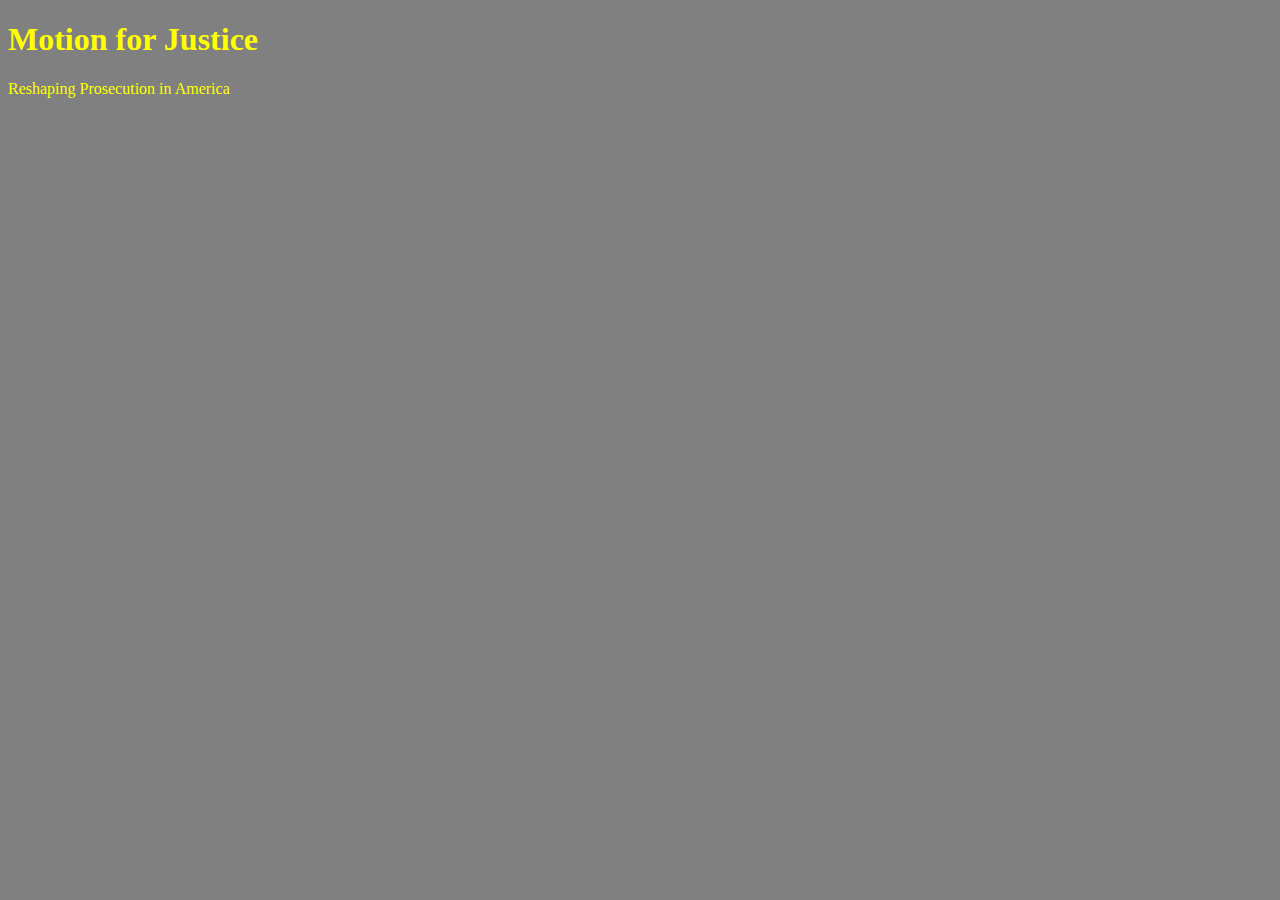
<file: unit_1/index.html>
<!DOCTYPE html>
<html>
<head>
	<title>Motion for Justice</title>
	<link rel="stylesheet" type="text/css" href="css/style.css">
</head>
<body>
	<h1>Motion for Justice</h1>
	<p>Reshaping Prosecution in America</p>
</body>
</html>
</file>
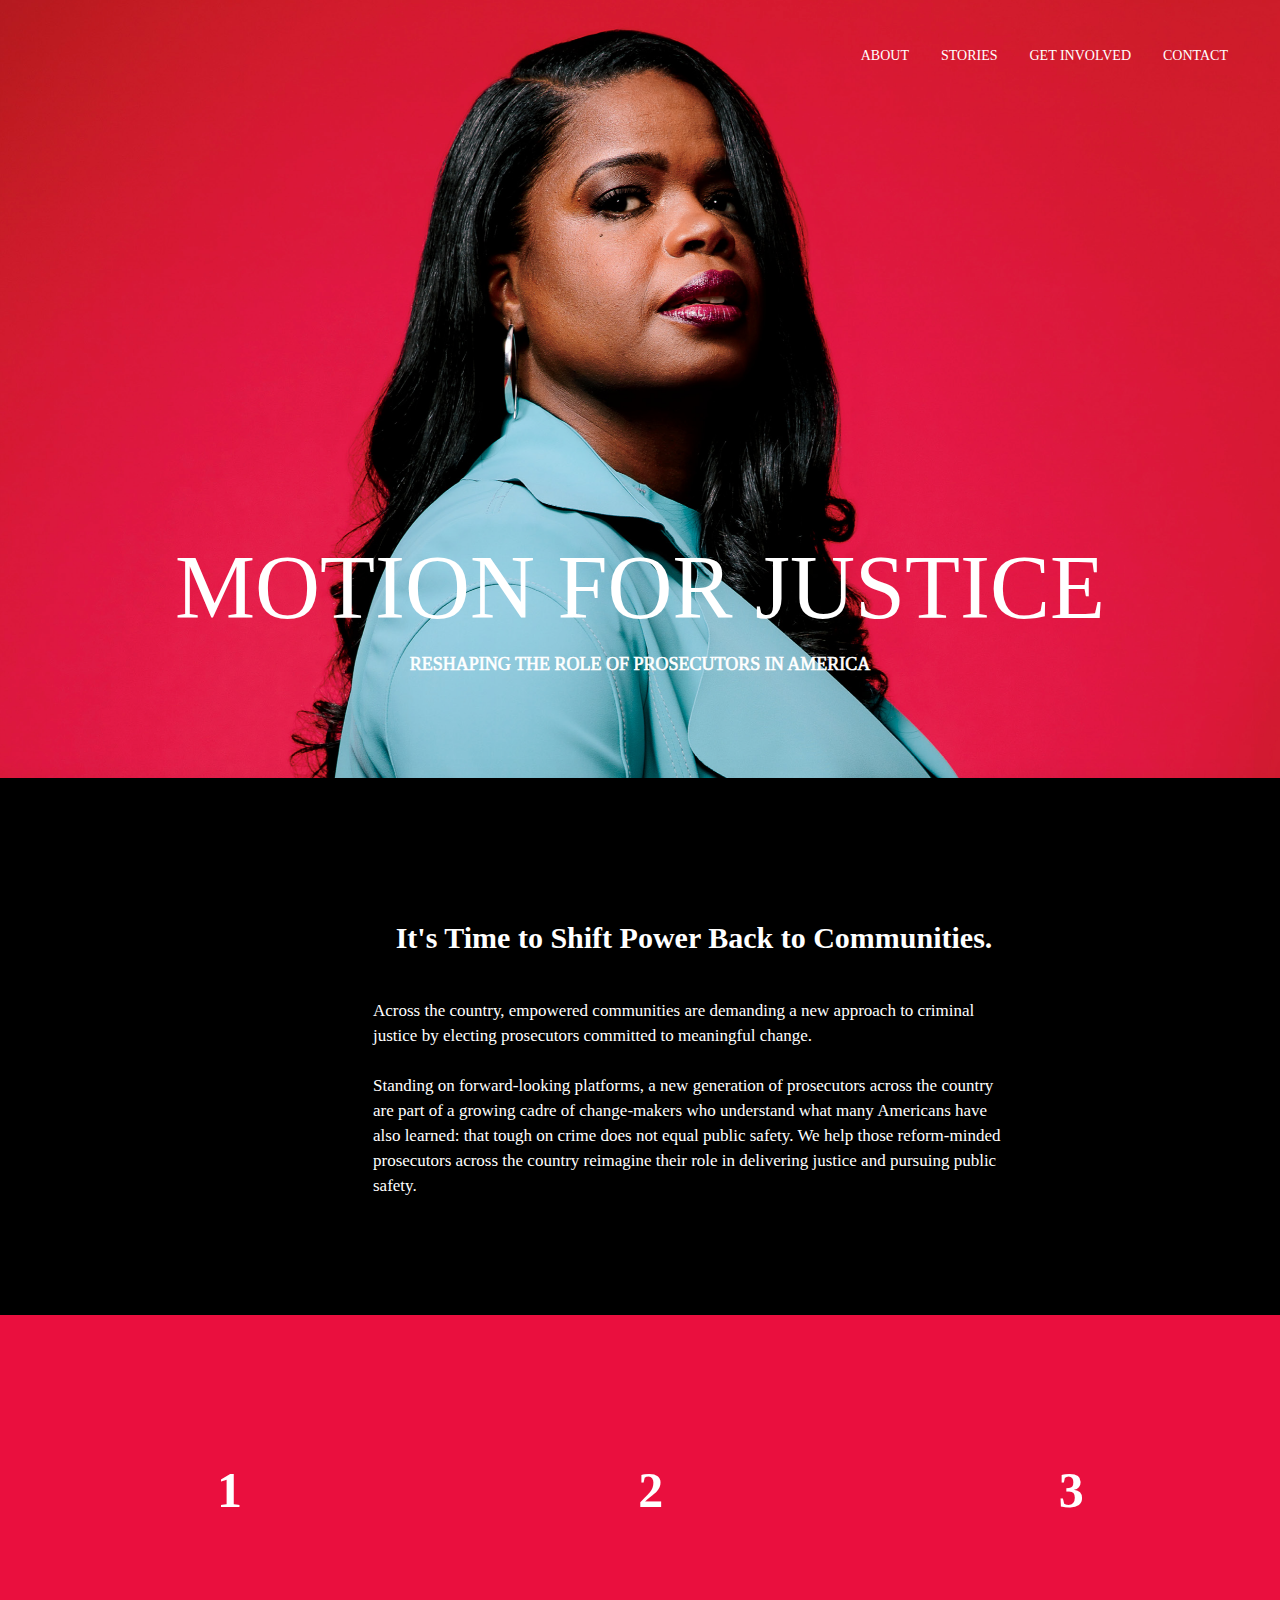
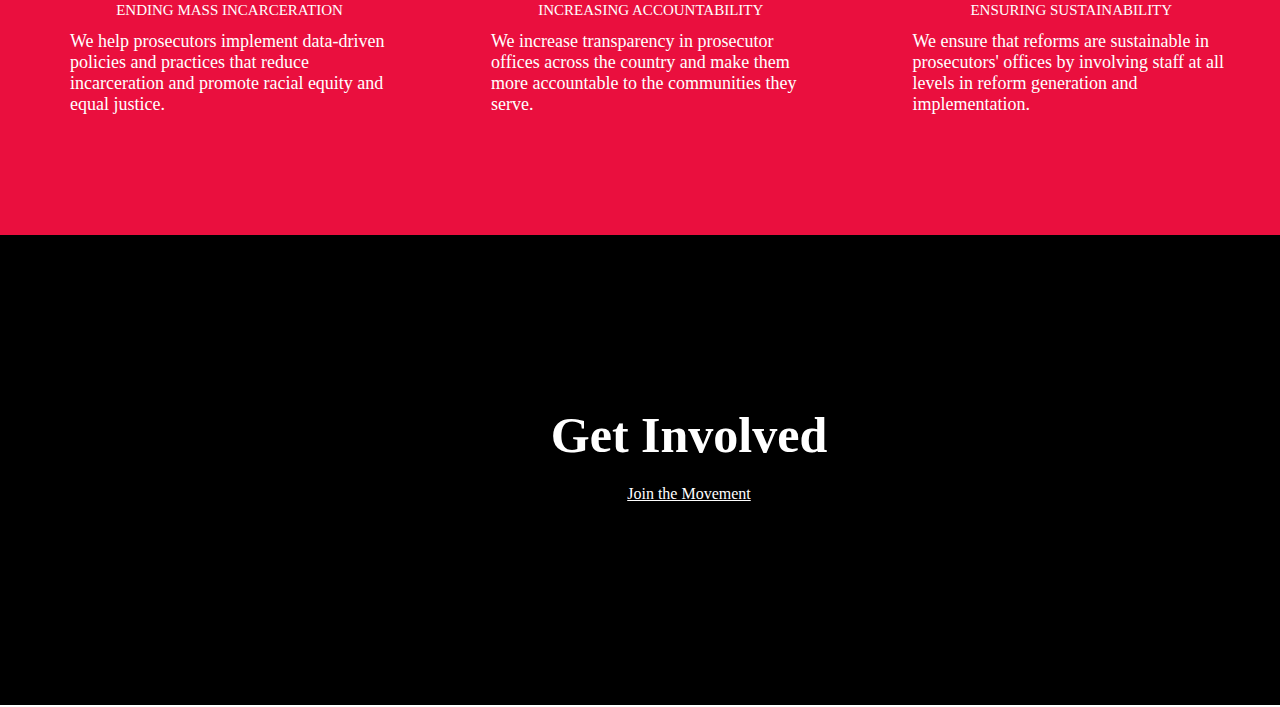
<file: unit_3/index.html>
<!DOCTYPE html>
<html>

<head>
	<title>Motion for Justice</title>
	<link rel="stylesheet" type="text/css" href="style.css">
</head>

<body>

	<div class="header">
		<div class="navbar">
			<div class="nav">
				<div class="container">
					<ul>
						<li><a style=text-decoration:none href="">About</a></li>
						<li><a style=text-decoration:none href="">Stories</a></li>
						<li><a style=text-decoration:none href="">Get Involved</a></li>
						<li><a style=text-decoration:none href="">Contact</a></li>
					</ul>
				</div>
			</div>
		</div>

		<div class="hero" align="center">
			<div class="container">
				<h1>Motion for Justice</h1>
				<h3 id="sitesubtitle">Reshaping the Role of Prosecutors in America</h3>
			</div>

		</div>
		
	</div>


	<div class="section1">
		<div class="container">
			<h3>It's Time to Shift Power Back to Communities.</h3>
			<p>Across the country, empowered communities are demanding a new approach to criminal justice by electing prosecutors committed to meaningful change. <br><br> Standing on forward-looking platforms, a new generation of prosecutors across the country are part of a growing cadre of change-makers who understand what many Americans have also learned: that tough on crime does not equal public safety. We help those reform-minded prosecutors across the country reimagine their role in delivering justice and pursuing public safety.</p>
		</div>


	<div class="section2">
		<table class="table1">
	 		 <tr>
	 		 	<th>1</th>
	 		 	<th>2</th>
	 		 	<th>3</th>
	 		 </tr>
	 		 <tr class="t">
	 		 	<td>Ending Mass Incarceration</td>

	 		 	<td>Increasing Accountability</td>

	 		 	<td>Ensuring Sustainability</td>
	 		 </tr>

	 		 <tr class="b">
	  	 		<td>We help prosecutors implement data-driven policies and practices that reduce incarceration and promote racial equity and equal justice.</th>

	   	 		<td id="border1">We increase transparency in prosecutor offices across the country and make them more accountable to the communities they serve.</th> 

	   	 		<td id="border1">We ensure that reforms are sustainable in prosecutors' offices by involving staff at all levels in reform generation and implementation.</th>
	 		 </tr>
		</table>
	</div>


	<div class="footer">
		<div class="container">
			<h3>Get Involved</h3>
			<a href="">Join the Movement</a>
		</div>
	</div>

</body>

</html>
</file>
<file: unit_1/css/style.css>
body {
	background-color: grey;
}
h1, p {
	color: yellow;
}
</file>
<file: unit_3/style.css>
.nav {
	width: 100%;
	position: relative;
}

.nav .container ul {
	color: white
	height: 60px;
	list-style: none;
	margin: 0 auto;
	padding: 0;
	text-align: right;
	margin-right: 40px;
}

.nav ul li {
	color: white;
	font-weight: 500;
	text-transform: uppercase;
	font-size: 14px;
	display: inline-block;
	height: 80px;
	list-style: none;
	padding: 0 14px;
	padding-top: 50px;
	text-align: right;
}



a {
	color: white;
}

body {
	font-family: avenir; sans-serif;
}

h1, h3, p, {
	color: white;
}


.header {
	background: url(images/kimfoxx.jpg) no-repeat center center;
	background-size: cover;
	height: 800px;
	margin-top: -10px;
	margin-left: -10px;
	margin-right: -10px;
	margin-bottom: 0px;
}

.hero {
	text-align: center;
}

.hero .container {
	position: relative;
	top: 320px;
	display: inline-block; 
	text-align: left;
}


h1 {
	color: #fff;
	font-size: 90px;
	font-weight: 520;
	text-transform: uppercase;
	font-family: avenir; sans-serif;
	line-height: 160px;
	text-align: left;
	display: block;
}


.header h3 {
	color: #fff;
	font-weight: 500;
	text-transform: uppercase;
	margin-top: -75px;
	text-align: center;
	font-size: 18px;
	-webkit-text-stroke: .5pt #fff;
}


.section1 {
	background-color: black;
	height: 860px;
	margin-top: -20px;
	margin-left: -10px;
	margin-right: -10px; 
	text-align: center
}

.section1 .container {
	padding-top: 100px;
	padding-bottom: 100px;
	padding-left: 375px;
	color: white;
	text-align: center;
	width: 50%;
}

.section1 h3 {
	font-size: 30px;
	font-family: avenir; sans-serif;
	line-height: 60px;
}

.section1 p {
	text-align: left;
	font-size: 17px;
	line-height: 25px;
}


table {
	background-color: #EA0F3E;
	height: 520px;
	width: 
	color: white;
	margin-left: -10px;
	margin-right: -10px;
	padding-right: 10px;
	padding-left: 30px;
	font-family: avenir; sans-serif;
}

th {
	text-align: center;
	color: white;
	font-weight: 700;
	font-size: 50px;
	padding-top: 60px;
}


td {
	color: white;
	text-align: left;
	font-weight: 500;
	font-size: 18px;
	padding-right: 20px;
	padding-left: 40px;
	padding-top: -20px;
	padding: 0 50px;
	vertical-align: top;
	font-family: avenir; sans-serif;
}



.section2 .t td {
	text-transform: uppercase;
	text-align: center;
	font-weight: 525;
	font-family: avenir; sans-serif;
	font-size: 15px;
	line-height: 10px;
}

.footer {
	background-color: black;
	height: 470px;
	margin-left: -10px;
	margin-right: -10px;
	margin-bottom: -10px;
}

.footer .container {
	text-align: center;
	padding-top: 150px;
}

.footer h3 {
	text-align: center;
	color: white;
	font-size: 50px;
	font-family: avenir; sans-serif;
	line-height: 0px;
}
</file>
